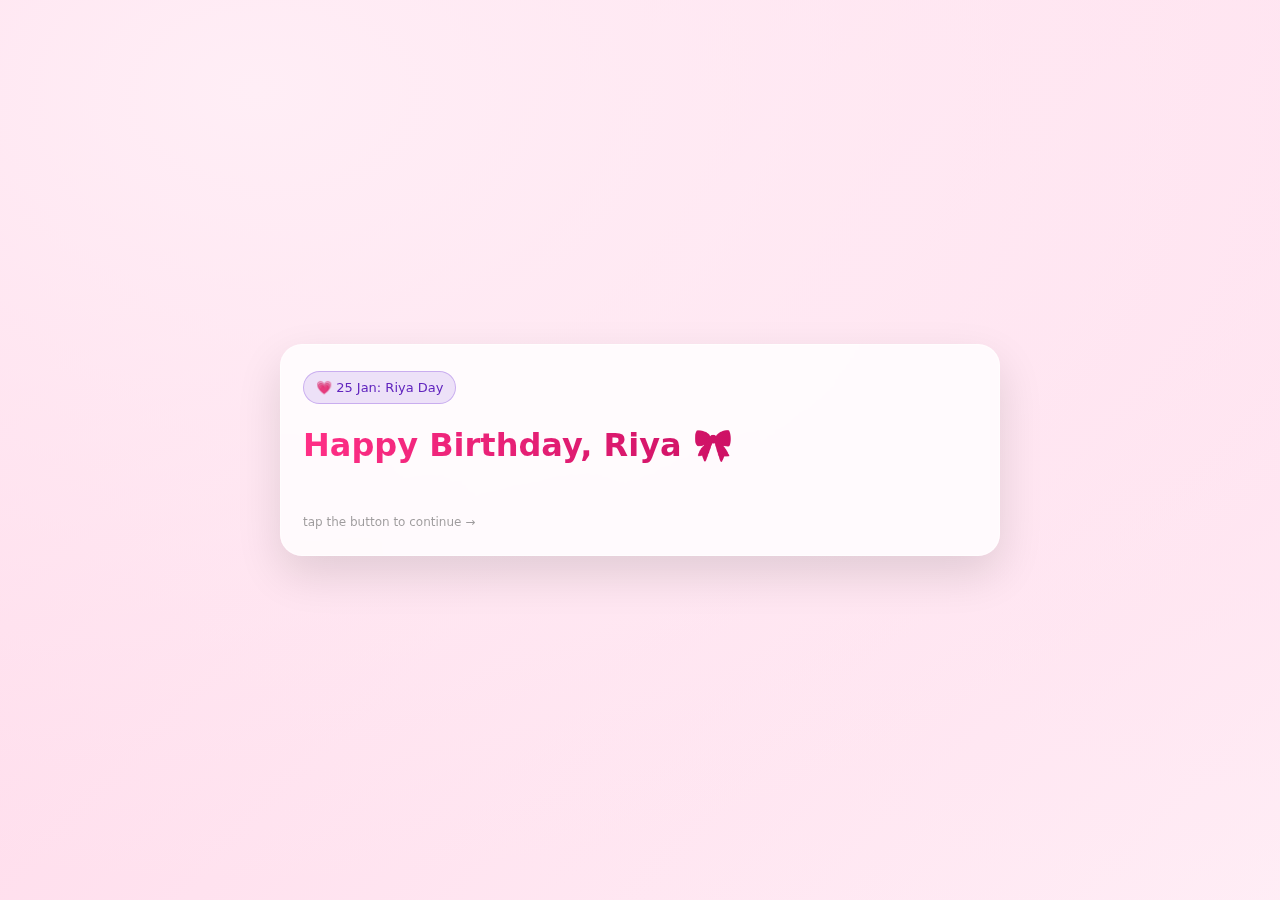
<file: index.html>
<!doctype html>
<html lang="en">
<head>
  <meta charset="utf-8" />
  <meta name="viewport" content="width=device-width,initial-scale=1" />
  <title>Happy Birthday Riya 🎀</title>
  <link rel="stylesheet" href="style.css" />
</head>
<body>
  <div id="hearts-layer" aria-hidden="true"></div>

  <main class="wrap">
    <section class="card" id="card">
      <div class="top">
        <div class="pill" id="pill">🎀 for Riya</div>
      </div>

      <h1 class="title" id="title"></h1>
      <div class="body" id="body"></div>

      <div class="actions" id="actions"></div>

      <div class="hint" id="hint">tap the button to continue →</div>
    </section>
  </main>

  <script src="script.js"></script>
</body>
</html>
</file>
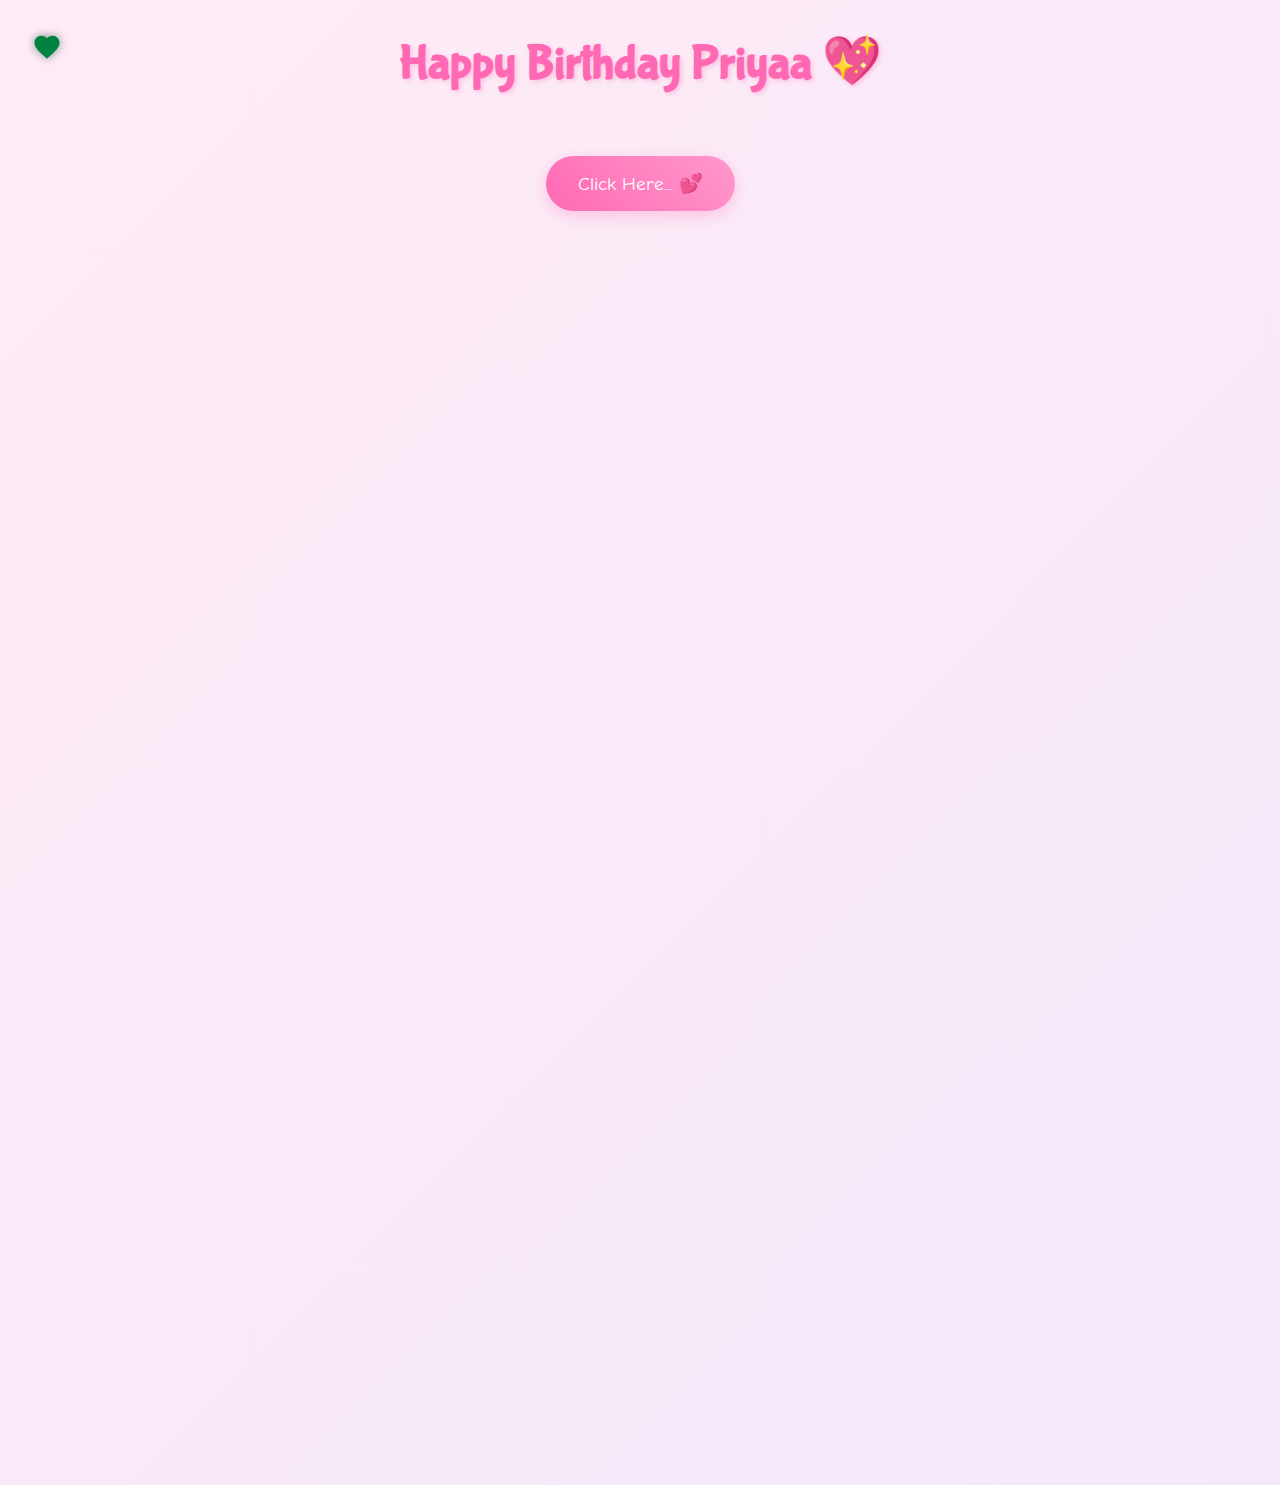
<file: cause.html>
<!DOCTYPE html>
<html lang="en">
<head>
    <meta charset="UTF-8">
    <meta name="viewport" content="width=device-width, initial-scale=1.0">
    <title>Why You're My Best Friend! 💖</title>
    <script src="https://cdnjs.cloudflare.com/ajax/libs/gsap/3.12.2/gsap.min.js"></script>
    <link rel="stylesheet" href="./cause.css">
    <style>
       
    </style>
</head>
<body>
    <div class="custom-cursor">
        <svg viewBox="0 0 24 24">
            <path fill="#ff69b4" d="M12 21.35l-1.45-1.32C5.4 15.36 2 12.28 2 8.5 2 5.42 4.42 3 7.5 3c1.74 0 3.41.81 4.5 2.09C13.09 3.81 14.76 3 16.5 3 19.58 3 22 5.42 22 8.5c0 3.78-3.4 6.86-8.55 11.54L12 21.35z"/>
        </svg>
    </div>

    <div class="container">
        <h1>Happy Birthday Priyaa 💖</h1>
        
        <div id="reasons-container"></div>
        
        <button class="shuffle-button">Click Here... 💕</button>
        <div class="reason-counter"></div>

        <div class="ending-section">
            <div class="teddy-hug">
                <img src="./d1.jpg" alt="Teddy Hug">
            </div>
            <div class="ending-text">You're the BESTEST ! 💖</div>
        </div>
    </div>

    <script src="cause.js">
       
    </script>
</body>
</html>
</file>
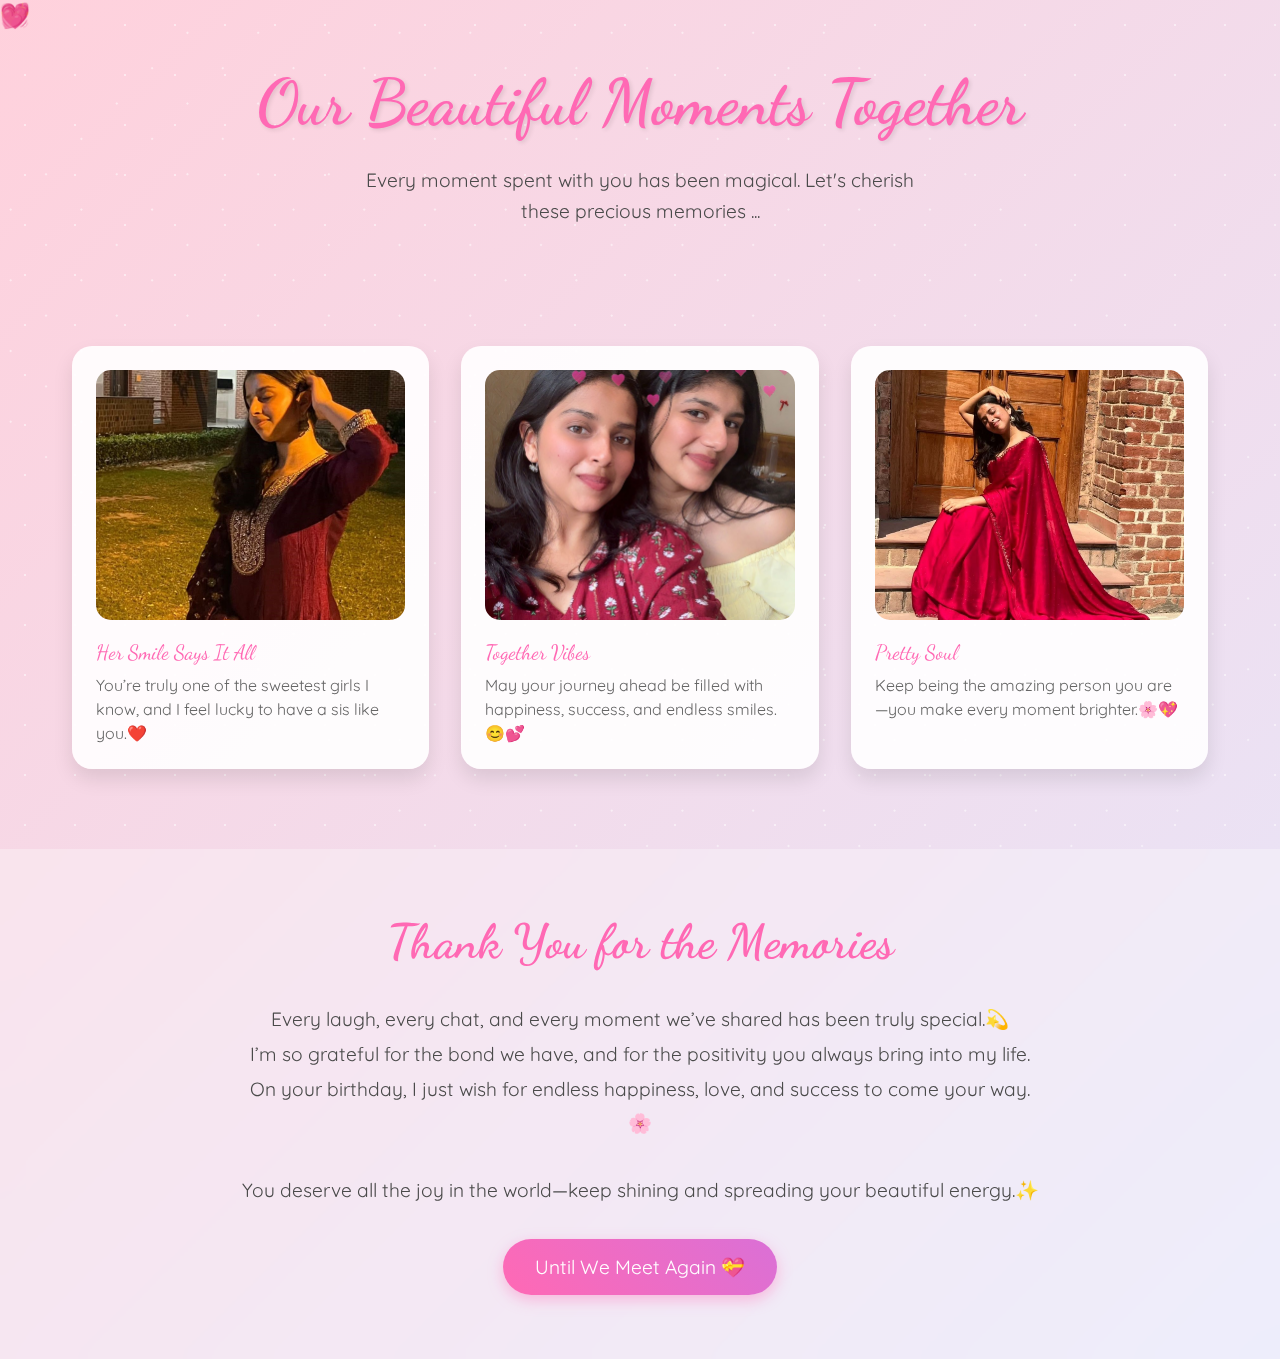
<file: last.html>
<!DOCTYPE html>
<html lang="en">

<head>
    <meta charset="UTF-8">
    <meta name="viewport" content="width=device-width, initial-scale=1.0">
    <title>Our Beautiful Memories ✨</title>
    <style>
        @import url('https://fonts.googleapis.com/css2?family=Dancing+Script:wght@700&family=Quicksand:wght@300;400;500;600&display=swap');

        * {
            margin: 0;
            padding: 0;
            box-sizing: border-box;
        }

        body {
            min-height: 100vh;
            background: linear-gradient(135deg,
                    #ffd1dc 0%,
                    #e6e6fa 25%,
                    #ffefd5 50%,
                    #e6e6fa 75%,
                    #ffd1dc 100%);
            background-size: 400% 400%;
            animation: gradientFlow 15s ease infinite;
            font-family: 'Quicksand', sans-serif;
            overflow-x: hidden;
            color: #4a4a4a;
        }

        @keyframes gradientFlow {
            0% {
                background-position: 0% 50%;
            }

            50% {
                background-position: 100% 50%;
            }

            100% {
                background-position: 0% 50%;
            }
        }

        /* Enhanced Sparkle Effect */
        .magic-sparkles {
            position: fixed;
            top: 0;
            left: 0;
            width: 100%;
            height: 100%;
            pointer-events: none;
            z-index: 1;
        }

        .sparkle {
            position: absolute;
            width: 6px;
            height: 6px;
            border-radius: 50%;
            background-color: white;
            animation: twinkle var(--duration, 4s) ease-in-out infinite;
            opacity: 0;
        }

        @keyframes twinkle {

            0%,
            100% {
                opacity: 0;
                transform: scale(0.5);
            }

            50% {
                opacity: 0.8;
                transform: scale(1);
            }
        }

        /* Generate 50 sparkles with different positions and animations */
        .magic-sparkles::before,
        .magic-sparkles::after {
            content: '';
            position: absolute;
            width: 100%;
            height: 100%;
            background-image: radial-gradient(circle, white 1px, transparent 1px);
            background-size: 50px 50px;
            animation: sparkleLayer 8s linear infinite;
            opacity: 0.5;
        }

        .magic-sparkles::after {
            animation-delay: -4s;
            transform: rotate(45deg);
        }

        @keyframes sparkleLayer {
            0% {
                transform: translateY(0);
            }

            100% {
                transform: translateY(-50px);
            }
        }

        /* Floating Hearts */
        .floating-hearts {
            position: fixed;
            width: 100%;
            height: 100%;
            pointer-events: none;
            z-index: 2;
        }

        .heart {
            position: absolute;
            font-size: 1.5rem;
            color: rgba(255, 105, 180, 0.6);
            animation: floatHeart var(--float-duration, 6s) ease-in-out infinite;
            animation-delay: var(--delay, 0s);
        }

        @keyframes floatHeart {
            0% {
                transform: translate(0, 100vh) rotate(0deg);
            }

            100% {
                transform: translate(var(--translate-x, 0), -100vh) rotate(360deg);
            }
        }

        /* Welcome Section */
        .welcome {
            text-align: center;
            padding: 4rem 2rem;
            position: relative;
            z-index: 3;
        }

        .welcome h1 {
            font-family: 'Dancing Script', cursive;
            font-size: 4rem;
            color: #ff69b4;
            text-shadow: 2px 2px 4px rgba(0, 0, 0, 0.1);
            animation: fadeInScale 2s ease;
        }

        .welcome p {
            font-size: 1.2rem;
            max-width: 600px;
            margin: 1.5rem auto;
            line-height: 1.6;
            animation: fadeIn 2s ease 0.5s both;
        }

        /* Enhanced Memory Cards */
        .memory-container {
            max-width: 1200px;
            margin: 0 auto;
            padding: 2rem;
            display: grid;
            grid-template-columns: repeat(auto-fit, minmax(300px, 1fr));
            gap: 2rem;
            z-index: 3;
            position: relative;
        }

        .memory-card {
            background: rgba(255, 255, 255, 0.9);
            border-radius: 20px;
            padding: 1.5rem;
            box-shadow: 0 10px 20px rgba(0, 0, 0, 0.1);
            transition: all 0.5s cubic-bezier(0.4, 0, 0.2, 1);
            position: relative;
            overflow: hidden;
        }

        .memory-card:hover {
            transform: translateY(-10px) scale(1.02);
            box-shadow: 0 15px 30px rgba(0, 0, 0, 0.15);
        }

        .memory-card::before {
            content: '';
            position: absolute;
            top: 0;
            left: 0;
            width: 100%;
            height: 100%;
            background: linear-gradient(45deg, transparent, rgba(255, 255, 255, 0.4), transparent);
            transform: translateX(-100%);
            transition: 0.5s;
        }

        .memory-card:hover::before {
            transform: translateX(100%);
        }

        .memory-img {
            width: 100%;
            height: 250px;
            object-fit: cover;
            border-radius: 15px;
            margin-bottom: 1rem;
            transition: transform 0.5s ease;
        }

        .memory-card:hover .memory-img {
            transform: scale(1.05);
        }

        .memory-date {
            font-family: 'Dancing Script', cursive;
            color: #ff69b4;
            font-size: 1.3rem;
            margin-bottom: 0.5rem;
        }

        .memory-caption {
            font-size: 1rem;
            line-height: 1.5;
            color: #666;
        }

        /* Final Message Section */
        .final-message {
            text-align: center;
            padding: 4rem 2rem;
            background: rgba(255, 255, 255, 0.3);
            backdrop-filter: blur(10px);
            margin-top: 3rem;
            position: relative;
            z-index: 3;
        }

        .final-message h2 {
            font-family: 'Dancing Script', cursive;
            font-size: 3rem;
            color: #ff69b4;
            margin-bottom: 2rem;
            animation: heartbeat 2s infinite;
        }

        @keyframes heartbeat {

            0%,
            100% {
                transform: scale(1);
            }

            50% {
                transform: scale(1.1);
            }
        }

        .final-message p {
            font-size: 1.2rem;
            max-width: 800px;
            margin: 0 auto 2rem;
            line-height: 1.8;
        }

        .goodbye-btn {
            display: inline-block;
            padding: 1rem 2rem;
            font-size: 1.2rem;
            background: linear-gradient(45deg, #ff69b4, #da70d6);
            color: white;
            border: none;
            border-radius: 50px;
            cursor: pointer;
            text-decoration: none;
            transition: all 0.3s ease;
            box-shadow: 0 5px 15px rgba(255, 105, 180, 0.4);
            animation: float 3s infinite ease-in-out;
        }

        .goodbye-btn:hover {
            transform: translateY(-5px);
            box-shadow: 0 8px 20px rgba(255, 105, 180, 0.6);
        }

        @keyframes float {

            0%,
            100% {
                transform: translateY(0);
            }

            50% {
                transform: translateY(-10px);
            }
        }

        /* Animations */
        @keyframes fadeInScale {
            0% {
                opacity: 0;
                transform: scale(0.8);
            }

            100% {
                opacity: 1;
                transform: scale(1);
            }
        }

        @keyframes fadeIn {
            0% {
                opacity: 0;
            }

            100% {
                opacity: 1;
            }
        }

        /* Generate Hearts */
        .js-generate-hearts {
            position: fixed;
            width: 100%;
            height: 100%;
            pointer-events: none;
            z-index: 2;
        }

        /* Custom Scrollbar */
        ::-webkit-scrollbar {
            width: 12px;
        }

        ::-webkit-scrollbar-track {
            background: rgba(255, 255, 255, 0.4);
        }

        ::-webkit-scrollbar-thumb {
            background: linear-gradient(45deg, #ff69b4, #da70d6);
            border-radius: 6px;
        }

        /* Responsive Design */
        @media (max-width: 768px) {
            .welcome h1 {
                font-size: 3rem;
            }

            .memory-container {
                grid-template-columns: 1fr;
            }

            .final-message h2 {
                font-size: 2.5rem;
            }
        }
    </style>
</head>

<body>
    <div class="magic-sparkles"></div>
    <div class="floating-hearts">
        <!-- Hearts will be generated via CSS -->
        <div class="heart" style="--float-duration: 6s; --delay: 0s; --translate-x: 20px;">💝</div>
        <div class="heart" style="--float-duration: 8s; --delay: 1s; --translate-x: -30px;">💖</div>
        <div class="heart" style="--float-duration: 7s; --delay: 2s; --translate-x: 40px;">💗</div>
        <div class="heart" style="--float-duration: 9s; --delay: 3s; --translate-x: -20px;">💓</div>
        <div class="heart" style="--float-duration: 5s; --delay: 4s; --translate-x: 30px;">💕</div>
    </div>

    <section class="welcome">
        <h1>Our Beautiful Moments Together</h1>
        <p>Every moment spent with you has been magical. Let's cherish these precious memories ...</p>
    </section>

    <div class="memory-container">
        <div class="memory-card">
            <img src="./d1.jpg" alt="First Date" class="memory-img">
            <div class="memory-date">Her Smile Says It All</div>
            <div class="memory-caption">You’re truly one of the sweetest girls I know, and I feel lucky to have a sis
                like you.❤️</div>
        </div>
        <div class="memory-card">
            <img src="./d2.jpg" alt="Beach Day" class="memory-img">
            <div class="memory-date">Together Vibes</div>
            <div class="memory-caption">May your journey ahead be filled with happiness, success, and endless
                smiles.😊💕</div>
        </div>
        <div class="memory-card">
            <img src="./d3.jpg" alt="Movie Night" class="memory-img">
            <div class="memory-date">Pretty Soul</div>
            <div class="memory-caption">Keep being the amazing person you are—you make every moment brighter.🌸💖</div>
        </div>

    </div>

    <section class="final-message">
        <h2>Thank You for the Memories</h2>
        <p>Every laugh, every chat, and every moment we’ve shared has been truly special.💫<br>
            I’m so grateful for the bond we have, and for the positivity you always bring into my life.<br>
            On your birthday, I just wish for endless happiness, love, and success to come your way.🌸</p>
        <p>You deserve all the joy in the world—keep shining and spreading your beautiful energy.✨</p>
        <a href="#" class="goodbye-btn">Until We Meet Again 💝</a>
    </section>
</body>

</html>
</file>
<file: style.css>
:root{
  --ink:#6124BE; /* this is the purple from your current title */
  --bg1:#ffd6e8;
  --bg2:#ffeef6;
  --card:#ffffffcc;
  --text:#1c1c1c;
  --muted:#5f5f5f;

  /* NEW (non-pink) accent palette: Indigo / Plum */
  --accent:#6D28D9;
  --accent2:#4C1D95;
  --accent-soft: rgba(109,40,217,.12);
  --accent-border: rgba(109,40,217,.28);
  --accent-shadow: rgba(109,40,217,.22);
  --accent-glow: rgba(109,40,217,.10);

  --shadow: 0 18px 45px rgba(0,0,0,.12);
  --radius: 22px;
}

*{ box-sizing:border-box; }
html,body{ height:100%; }
body{
  margin:0;

  /* NEW font */
  font-family: "Sora", ui-sans-serif, system-ui, -apple-system, Segoe UI, Roboto, Arial;

  color:var(--text);
  background:
    radial-gradient(1200px 800px at 20% 10%, var(--bg2), transparent),
    radial-gradient(1000px 700px at 80% 30%, #ffe3f0, transparent),
    linear-gradient(135deg, var(--bg1), var(--bg2));
  overflow:hidden;
}

#fx-layer{
  position:fixed;
  inset:0;
  pointer-events:none;
  overflow:hidden;
  z-index:0;
}

.wrap{
  position:relative;
  z-index:1;
  height:100%;
  display:grid;
  place-items:center;
  padding:22px;
}

.card{
  width:min(720px, 92vw);
  padding:26px 22px;
  border-radius:var(--radius);
  background:var(--card);
  backdrop-filter: blur(10px);
  box-shadow: var(--shadow);
  border: 1px solid rgba(255,255,255,.6);
  opacity:1;
  transform: translateY(0);
  transition: opacity .35s ease, transform .35s ease;
}

.card.fade-out{ opacity:0; transform: translateY(10px); }
.card.fade-in{ opacity:1; transform: translateY(0); }

.top{
  display:flex;
  justify-content:space-between;
  align-items:center;
  gap:10px;
  margin-bottom:14px;
}

.pill{
  font-size:13px;
  padding:8px 12px;
  border-radius:999px;

  /* NEW accent */
  background: var(--accent-soft);
  color: var(--ink);
  border: 1px solid var(--accent-border);
}

.title{
  /* keep everything else same */
  background: linear-gradient(90deg, #ff2f86, #b10052);
  -webkit-background-clip: text;
  background-clip: text;
  color: transparent;
}


.subtitle{
  margin: 0 0 12px;
  color: #b10052;   /* pink */
  font-size: 14px;
  font-weight: 700;
  line-height: 1.35;
}


.body{
  font-size: clamp(16px, 2.4vw, 19px);
  color: rgba(97, 36, 190, .82);
  line-height: 1.7;
  max-height: 52vh;
  overflow:auto;
  padding-right: 6px;
}

.body p{ margin: 0 0 10px; }

.body p.quote{
  margin: 14px 0;
  padding: 12px 14px;
  border-left: 4px solid #ff2f86;
  background: rgba(255,47,134,.10);
  border-radius: 14px;

  font-weight: 800;
  font-size: 1.05em;
  line-height: 1.55;
}


.body ul{
  margin:10px 0 14px 18px;
  padding:0;
}
.body li{ margin:6px 0; }

.cards{
  display:grid;
  grid-template-columns: 1fr;
  gap:10px;
  margin-top:10px;
}
@media (min-width: 520px){
  .cards{ grid-template-columns: 1fr 1fr; }
  .cards .mini-card:last-child{ grid-column: 1 / -1; }
}
.mini-card{
  border-radius: 16px;
  padding: 12px 12px;
  background: rgba(255,255,255,.75);
  border: 1px solid rgba(0,0,0,.06);
  box-shadow: 0 8px 20px rgba(0,0,0,.06);
  color: rgba(97, 36, 190, .82);  /* purple text */
}


.actions{
  display:flex;
  flex-wrap:wrap;
  gap:10px;
  margin-top:16px;
}

button{
  appearance:none;
  border:0;
  padding:12px 16px;
  border-radius:14px;
  cursor:pointer;
  font-weight:700;
  font-size:15px;
  transition: transform .08s ease, filter .2s ease;
}
button:active{ transform: scale(.98); }

.btn-primary{
  background: linear-gradient(180deg, #ff5aa3, #ff2f86);
  color:white;
  box-shadow: 0 10px 24px rgba(255,47,134,.25);
}

.btn-ghost{
  background: rgba(255,79,154,.12);
  color: #b10052;
  border: 1px solid rgba(255,79,154,.35);
  box-shadow: 0 10px 24px rgba(255,47,134,.08);
}

.btn-ghost:hover{
  filter: brightness(0.98);
}

.btn-ghost:active{
  transform: scale(0.98);
  filter: brightness(0.96);
}

.hint{
  margin-top:14px;
  font-size:12px;
  color: rgba(0,0,0,.38);
}

/* Floating hearts + sparkles */
.float{
  position:absolute;
  left:0;
  top:0;
  opacity:0;
  user-select:none;
  filter: drop-shadow(0 6px 10px rgba(0,0,0,.12));
  animation: floatUp linear forwards;
}

@keyframes floatUp{
  0%{ transform: translateY(30px) scale(.9); opacity:0; }
  10%{ opacity:.92; }
  100%{ transform: translateY(-110vh) scale(1.25); opacity:0; }
}

/* Confetti burst (emoji pieces) */
.confetti{
  position:absolute;
  top:-20px;
  opacity:0;
  user-select:none;
  animation: confettiFall linear forwards;
  filter: drop-shadow(0 6px 10px rgba(0,0,0,.10));
}

@keyframes confettiFall{
  0%{ transform: translateY(-20px) rotate(0deg) scale(.95); opacity:0; }
  10%{ opacity:1; }
  100%{ transform: translateY(110vh) rotate(320deg) scale(1.1); opacity:0; }
}
</file>
<file: cause.css>
@import url('https://fonts.googleapis.com/css2?family=Bubblegum+Sans&family=Comic+Neue:wght@700&family=Quicksand:wght@500&display=swap');

* {
    margin: 0;
    padding: 0;
    box-sizing: border-box;
    cursor: none;
}

body {
    min-height: 100vh;
    background: linear-gradient(-45deg, #ffe6e6, #e6e6ff, #ffebf5);
    background-size: 400% 400%;
    animation: gradientBG 15s ease infinite;
    font-family: 'Quicksand', sans-serif;
    overflow-x: hidden;
    padding: 2rem;
}

.custom-cursor {
    width: 30px;
    height: 30px;
    position: fixed;
    pointer-events: none;
    z-index: 9999;
    mix-blend-mode: difference;
    transition: transform 0.1s;
}

.custom-cursor svg {
    width: 100%;
    height: 100%;
    filter: drop-shadow(0 0 5px rgba(255, 182, 193, 0.5));
}

.container {
    max-width: 1200px;
    margin: 0 auto;
    text-align: center;
    position: relative;
    z-index: 1;
}

h1 {
    font-family: 'Bubblegum Sans', cursive;
    font-size: 3rem;
    color: #ff69b4;
    text-shadow: 2px 2px 4px rgba(255, 105, 180, 0.3);
    margin-bottom: 2rem;
    animation: bounce 1s ease infinite;
}

.reason-card {
    background: rgba(255, 255, 255, 0.9);
    border-radius: 20px;
    padding: 2rem;
    margin: 1.5rem;
    box-shadow: 0 5px 15px rgba(0, 0, 0, 0.1);
    transition: transform 0.3s, box-shadow 0.3s;
    cursor: pointer;
    position: relative;
    overflow: hidden;
}

.reason-card:hover {
    transform: translateY(-5px);
    box-shadow: 0 8px 25px rgba(255, 105, 180, 0.2);
}

.reason-text {
    font-size: 1.2rem;
    margin-bottom: 1rem;
    position: relative;
    z-index: 2;
}

.gif-overlay {
    position: absolute;
    top: 0;
    left: 0;
    width: 100%;
    height: 100%;
    background: rgba(255, 255, 255, 0.95);
    display: flex;
    align-items: center;
    justify-content: center;
    opacity: 0;
    transition: opacity 0.3s;
    z-index: 1;
}

.reason-card:hover .gif-overlay {
    opacity: 1;
}

.shuffle-button {
    background: linear-gradient(45deg, #ff69b4, #ff99cc);
    border: none;
    border-radius: 50px;
    padding: 1rem 2rem;
    font-size: 1.2rem;
    color: white;
    margin: 2rem 0;
    cursor: pointer;
    transition: transform 0.3s;
    font-family: 'Comic Neue', cursive;
    box-shadow: 0 5px 15px rgba(255, 105, 180, 0.3);
}

.shuffle-button:hover {
    transform: scale(1.1);
}

.floating {
    position: fixed;
    pointer-events: none;
    animation: float 3s ease-in-out infinite;
}

.ending-section {
    margin-top: 4rem;
    padding: 2rem;
    text-align: center;
}

.ending-text {
    font-family: 'Bubblegum Sans', cursive;
    font-size: 2rem;
    color: #ff69b4;
    margin-bottom: 2rem;
    opacity: 0;
    transform: translateY(20px);
}

.teddy-hug {
    width: 200px;
    margin: 0 auto;
    transform: scale(0);
}

@keyframes gradientBG {
    0% { background-position: 0% 50%; }
    50% { background-position: 100% 50%; }
    100% { background-position: 0% 50%; }
}

@keyframes float {
    0%, 100% { transform: translateY(0); }
    50% { transform: translateY(-20px); }
}

@keyframes bounce {
    0%, 100% { transform: translateY(0); }
    50% { transform: translateY(-10px); }
}

@media (max-width: 768px) {
    h1 { font-size: 2rem; }
    .reason-card { margin: 1rem; }
    .reason-text { font-size: 1rem; }
}
.shuffle-button {
    background: linear-gradient(45deg, #ff69b4, #ff99cc);
    border: none;
    border-radius: 50px;
    padding: 1rem 2rem;
    font-size: 1.2rem;
    color: white;
    margin: 2rem 0;
    cursor: pointer;
    transition: all 0.3s;
    font-family: 'Comic Neue', cursive;
    box-shadow: 0 5px 15px rgba(255, 105, 180, 0.3);
}

.shuffle-button.story-mode {
    background: linear-gradient(45deg, #9b6dff, #ff6dc7);
    transform: scale(1.1);
}

.shuffle-button:hover {
    transform: scale(1.1);
}

.shuffle-button.story-mode:hover {
    transform: scale(1.2);
}

.reason-counter {
    font-size: 0.9rem;
    color: #ff69b4;
    margin-top: 1rem;
    opacity: 0.7;
}
</file>
